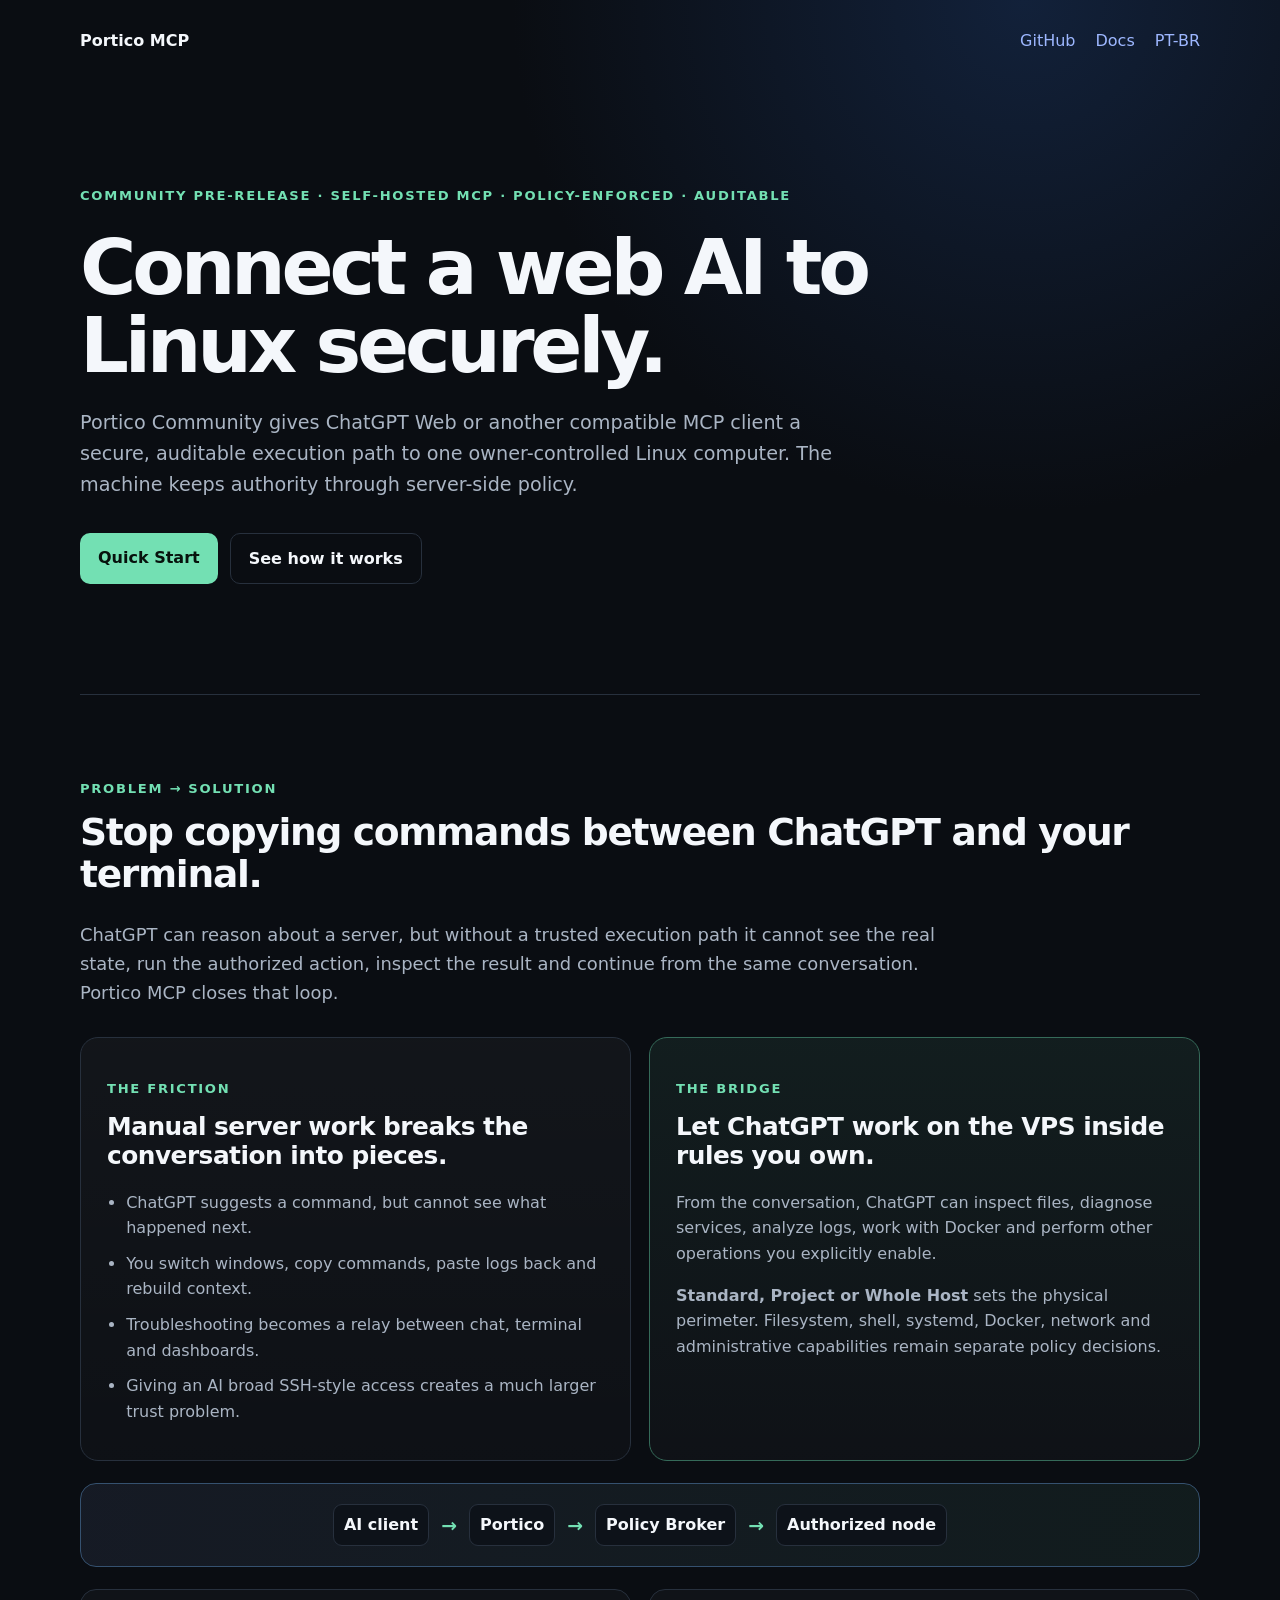
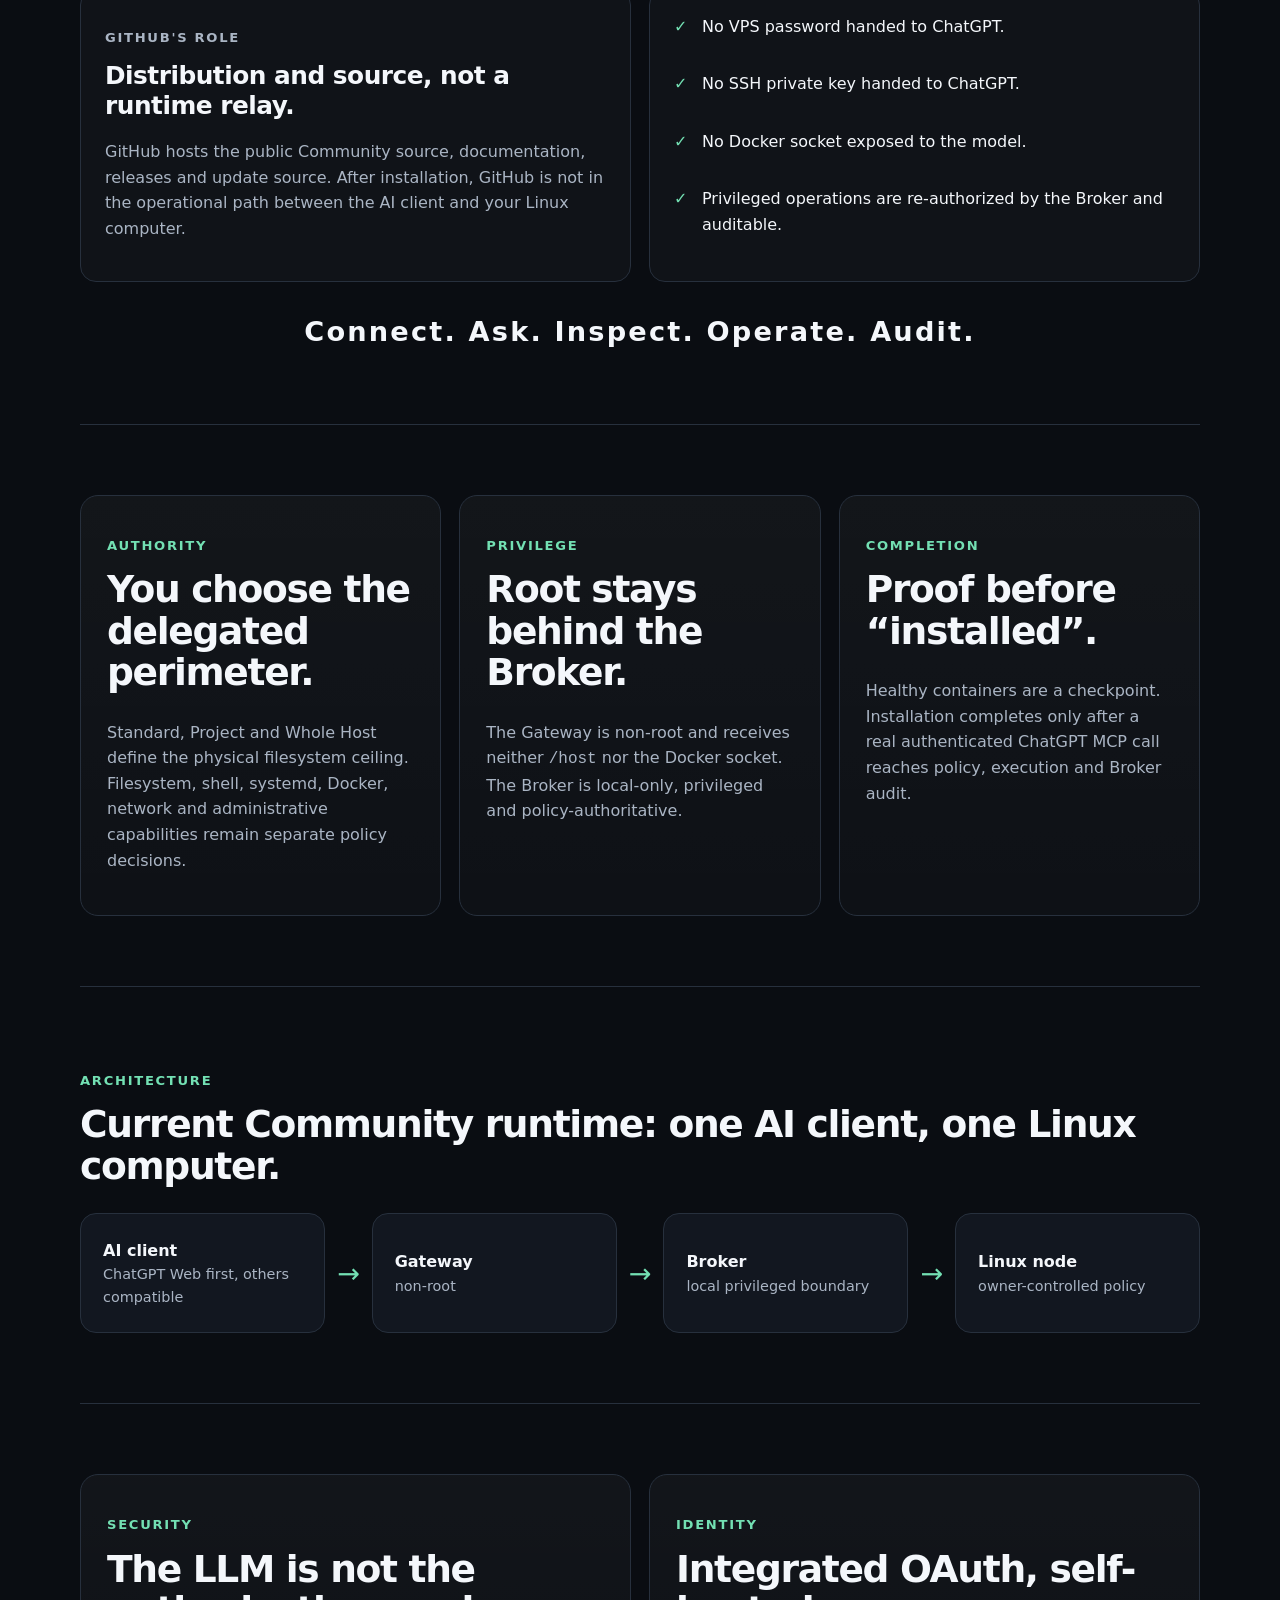
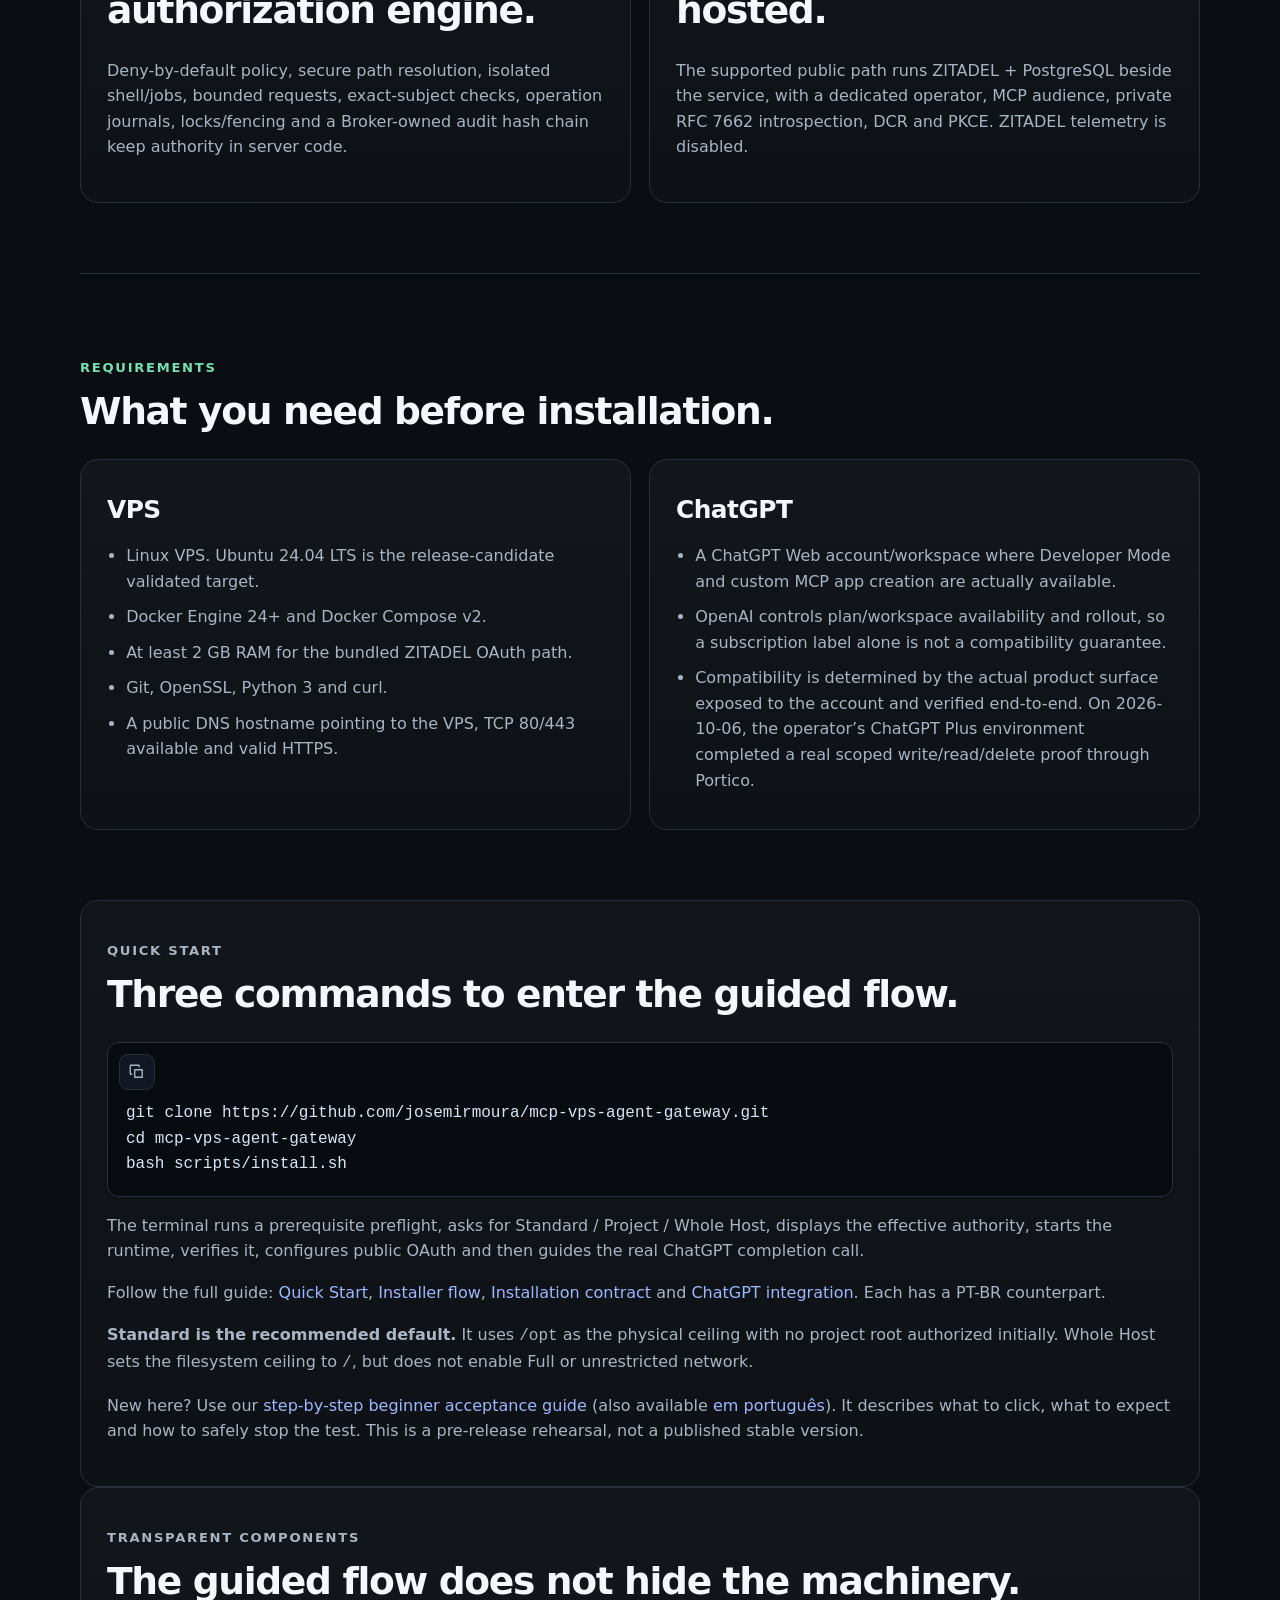
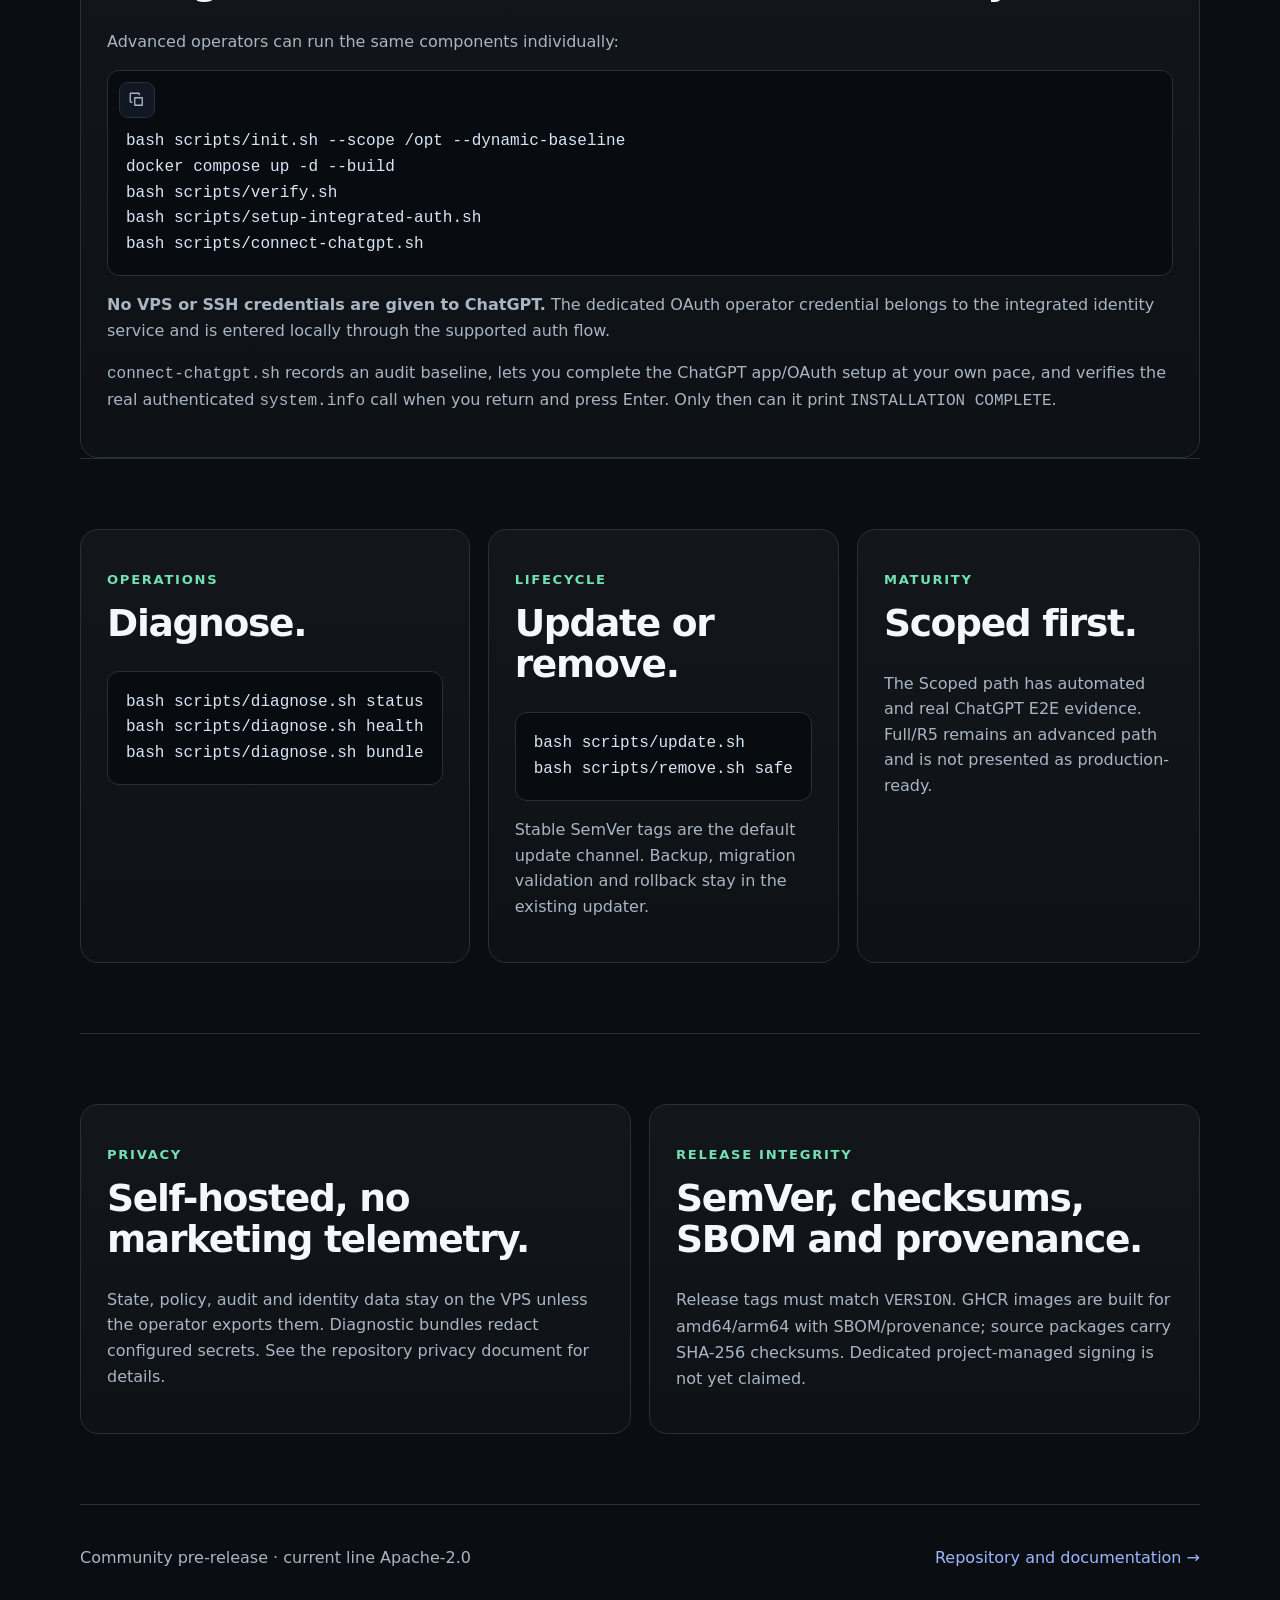
<file: site/index.html>
<!doctype html>
<html lang="en">
<head>
  <meta charset="utf-8">
  <meta name="viewport" content="width=device-width,initial-scale=1">
  <meta name="description" content="Portico Community securely connects one compatible web AI chat to one Linux computer with owner-controlled policy and audit.">
  <link rel="canonical" href="https://josemirmoura.github.io/mcp-vps-agent-gateway/">
  <link rel="alternate" hreflang="en" href="https://josemirmoura.github.io/mcp-vps-agent-gateway/">
  <link rel="alternate" hreflang="pt-BR" href="https://josemirmoura.github.io/mcp-vps-agent-gateway/pt-BR/">
  <link rel="alternate" hreflang="x-default" href="https://josemirmoura.github.io/mcp-vps-agent-gateway/">
  <meta property="og:title" content="Connect a web AI to Linux securely | Portico Community">
  <meta property="og:description" content="A self-hosted, auditable path from a compatible web AI chat to one Linux computer, with policy enforced on the machine.">
  <meta property="og:type" content="website">
  <meta property="og:url" content="https://josemirmoura.github.io/mcp-vps-agent-gateway/">
  <meta property="og:locale" content="en_US">
  <meta property="og:locale:alternate" content="pt_BR">
  <title>Connect a web AI to Linux securely | Portico Community</title>
  <link rel="stylesheet" href="styles.css">
  <script type="application/ld+json">
  {
    "@context": "https://schema.org",
    "@type": "SoftwareSourceCode",
    "name": "Portico MCP",
    "description": "Public Portico Community runtime that connects a compatible web AI or MCP client to one Linux computer with operator-defined policy and audit.",
    "codeRepository": "https://github.com/josemirmoura/mcp-vps-agent-gateway",
    "programmingLanguage": ["Go", "Shell"],
    "runtimePlatform": "Linux with Docker Engine and Docker Compose v2",
    "license": "https://www.apache.org/licenses/LICENSE-2.0",
    "inLanguage": "en"
  }
  </script>
  <script src="app.js" defer></script>
</head>
<body>
  <header class="hero">
    <nav>
      <strong>Portico MCP</strong>
      <div>
        <a href="https://github.com/josemirmoura/mcp-vps-agent-gateway">GitHub</a>
        <a href="https://github.com/josemirmoura/mcp-vps-agent-gateway/blob/main/docs/quick-start.md">Docs</a>
        <a href="pt-BR/" lang="pt-BR" hreflang="pt-BR">PT-BR</a>
      </div>
    </nav>
    <div class="hero-copy">
      <p class="eyebrow">Community pre-release · self-hosted MCP · policy-enforced · auditable</p>
      <h1>Connect a web AI to Linux securely.</h1>
      <p class="lede">Portico Community gives ChatGPT Web or another compatible MCP client a secure, auditable execution path to one owner-controlled Linux computer. The machine keeps authority through server-side policy.</p>
      <div class="actions">
        <a class="button" href="#quick-start">Quick Start</a>
        <a class="button secondary" href="#problem-solution">See how it works</a>
      </div>
    </div>
  </header>

  <main>
    <section id="problem-solution" class="solution-section">
      <p class="eyebrow">Problem → Solution</p>
      <h2>Stop copying commands between ChatGPT and your terminal.</h2>
      <p class="section-lede">ChatGPT can reason about a server, but without a trusted execution path it cannot see the real state, run the authorized action, inspect the result and continue from the same conversation. Portico MCP closes that loop.</p>

      <div class="grid two problem-solution-grid">
        <article>
          <p class="eyebrow">The friction</p>
          <h3>Manual server work breaks the conversation into pieces.</h3>
          <ul class="feature-list">
            <li>ChatGPT suggests a command, but cannot see what happened next.</li>
            <li>You switch windows, copy commands, paste logs back and rebuild context.</li>
            <li>Troubleshooting becomes a relay between chat, terminal and dashboards.</li>
            <li>Giving an AI broad SSH-style access creates a much larger trust problem.</li>
          </ul>
        </article>
        <article class="solution-card">
          <p class="eyebrow">The bridge</p>
          <h3>Let ChatGPT work on the VPS inside rules you own.</h3>
          <p>From the conversation, ChatGPT can inspect files, diagnose services, analyze logs, work with Docker and perform other operations you explicitly enable.</p>
          <p><strong>Standard, Project or Whole Host</strong> sets the physical perimeter. Filesystem, shell, systemd, Docker, network and administrative capabilities remain separate policy decisions.</p>
        </article>
      </div>

      <div class="runtime-strip" aria-label="Runtime path">
        <span>AI client</span><b>→</b><span>Portico</span><b>→</b><span>Policy Broker</span><b>→</b><span>Authorized node</span>
      </div>

      <div class="grid two trust-grid">
        <div class="trust-copy">
          <p class="eyebrow">GitHub's role</p>
          <h3>Distribution and source, not a runtime relay.</h3>
          <p>GitHub hosts the public Community source, documentation, releases and update source. After installation, GitHub is not in the operational path between the AI client and your Linux computer.</p>
        </div>
        <ul class="assurance-list">
          <li>No VPS password handed to ChatGPT.</li>
          <li>No SSH private key handed to ChatGPT.</li>
          <li>No Docker socket exposed to the model.</li>
          <li>Privileged operations are re-authorized by the Broker and auditable.</li>
        </ul>
      </div>

      <p class="closing-line">Connect. Ask. Inspect. Operate. Audit.</p>
    </section>

    <section class="grid three">
      <article>
        <p class="eyebrow">Authority</p>
        <h2>You choose the delegated perimeter.</h2>
        <p>Standard, Project and Whole Host define the physical filesystem ceiling. Filesystem, shell, systemd, Docker, network and administrative capabilities remain separate policy decisions.</p>
      </article>
      <article>
        <p class="eyebrow">Privilege</p>
        <h2>Root stays behind the Broker.</h2>
        <p>The Gateway is non-root and receives neither <code>/host</code> nor the Docker socket. The Broker is local-only, privileged and policy-authoritative.</p>
      </article>
      <article>
        <p class="eyebrow">Completion</p>
        <h2>Proof before “installed”.</h2>
        <p>Healthy containers are a checkpoint. Installation completes only after a real authenticated ChatGPT MCP call reaches policy, execution and Broker audit.</p>
      </article>
    </section>

    <section>
      <p class="eyebrow">Architecture</p>
      <h2>Current Community runtime: one AI client, one Linux computer.</h2>
      <div class="architecture">
        <div class="node"><strong>AI client</strong><span>ChatGPT Web first, others compatible</span></div>
        <div class="arrow">→</div>
        <div class="node"><strong>Gateway</strong><span>non-root</span></div>
        <div class="arrow">→</div>
        <div class="node"><strong>Broker</strong><span>local privileged boundary</span></div>
        <div class="arrow">→</div>
        <div class="node"><strong>Linux node</strong><span>owner-controlled policy</span></div>
      </div>
    </section>

    <section class="grid two">
      <article>
        <p class="eyebrow">Security</p>
        <h2>The LLM is not the authorization engine.</h2>
        <p>Deny-by-default policy, secure path resolution, isolated shell/jobs, bounded requests, exact-subject checks, operation journals, locks/fencing and a Broker-owned audit hash chain keep authority in server code.</p>
      </article>
      <article>
        <p class="eyebrow">Identity</p>
        <h2>Integrated OAuth, self-hosted.</h2>
        <p>The supported public path runs ZITADEL + PostgreSQL beside the service, with a dedicated operator, MCP audience, private RFC 7662 introspection, DCR and PKCE. ZITADEL telemetry is disabled.</p>
      </article>
    </section>

    <section id="requirements">
      <p class="eyebrow">Requirements</p>
      <h2>What you need before installation.</h2>
      <div class="grid two">
        <article>
          <h3>VPS</h3>
          <ul class="feature-list">
            <li>Linux VPS. Ubuntu 24.04 LTS is the release-candidate validated target.</li>
            <li>Docker Engine 24+ and Docker Compose v2.</li>
            <li>At least 2 GB RAM for the bundled ZITADEL OAuth path.</li>
            <li>Git, OpenSSL, Python 3 and curl.</li>
            <li>A public DNS hostname pointing to the VPS, TCP 80/443 available and valid HTTPS.</li>
          </ul>
        </article>
        <article>
          <h3>ChatGPT</h3>
          <ul class="feature-list">
            <li>A ChatGPT Web account/workspace where Developer Mode and custom MCP app creation are actually available.</li>
            <li>OpenAI controls plan/workspace availability and rollout, so a subscription label alone is not a compatibility guarantee.</li>
            <li>Compatibility is determined by the actual product surface exposed to the account and verified end-to-end. On 2026-10-06, the operator’s ChatGPT Plus environment completed a real scoped write/read/delete proof through Portico.</li>
          </ul>
        </article>
      </div>
    </section>

    <section id="quick-start" class="quick">
      <p class="eyebrow">Quick Start</p>
      <h2>Three commands to enter the guided flow.</h2>
      <div class="code-block">
        <button class="copy-button" type="button" data-copy-target="quick-start-code" aria-label="Copy Quick Start" title="Copy commands">
          <svg class="copy-icon" viewBox="0 0 24 24" aria-hidden="true"><path d="M9 9h10v10H9z"></path><path d="M5 15H4a1 1 0 0 1-1-1V4a1 1 0 0 1 1-1h10a1 1 0 0 1 1 1v1"></path></svg>
          <svg class="check-icon" viewBox="0 0 24 24" aria-hidden="true"><path d="m5 12 4 4L19 6"></path></svg>
        </button>
        <pre><code id="quick-start-code">git clone https://github.com/josemirmoura/mcp-vps-agent-gateway.git
cd mcp-vps-agent-gateway
bash scripts/install.sh</code></pre>
      </div>
      <p>The terminal runs a prerequisite preflight, asks for Standard / Project / Whole Host, displays the effective authority, starts the runtime, verifies it, configures public OAuth and then guides the real ChatGPT completion call.</p>
      <p>Follow the full guide: <a href="https://github.com/josemirmoura/mcp-vps-agent-gateway/blob/main/docs/quick-start.md">Quick Start</a>, <a href="https://github.com/josemirmoura/mcp-vps-agent-gateway/blob/main/docs/installer-flow.md">Installer flow</a>, <a href="https://github.com/josemirmoura/mcp-vps-agent-gateway/blob/main/docs/installation-contract.md">Installation contract</a> and <a href="https://github.com/josemirmoura/mcp-vps-agent-gateway/blob/main/docs/chatgpt-integration.md">ChatGPT integration</a>. Each has a PT-BR counterpart.</p>
      <p><strong>Standard is the recommended default.</strong> It uses <code>/opt</code> as the physical ceiling with no project root authorized initially. Whole Host sets the filesystem ceiling to <code>/</code>, but does not enable Full or unrestricted network.</p>
    <p>New here? Use our <a href="https://github.com/josemirmoura/mcp-vps-agent-gateway/blob/main/docs/first-install-acceptance.md">step-by-step beginner acceptance guide</a> (also available <a href="https://github.com/josemirmoura/mcp-vps-agent-gateway/blob/main/docs/first-install-acceptance.pt-BR.md" lang="pt-BR">em português</a>). It describes what to click, what to expect and how to safely stop the test. This is a pre-release rehearsal, not a published stable version.</p>
    </section>

    <section id="connect-chatgpt" class="quick">
      <p class="eyebrow">Transparent components</p>
      <h2>The guided flow does not hide the machinery.</h2>
      <p>Advanced operators can run the same components individually:</p>
      <div class="code-block">
        <button class="copy-button" type="button" data-copy-target="components-code" aria-label="Copy component commands" title="Copy commands">
          <svg class="copy-icon" viewBox="0 0 24 24" aria-hidden="true"><path d="M9 9h10v10H9z"></path><path d="M5 15H4a1 1 0 0 1-1-1V4a1 1 0 0 1 1-1h10a1 1 0 0 1 1 1v1"></path></svg>
          <svg class="check-icon" viewBox="0 0 24 24" aria-hidden="true"><path d="m5 12 4 4L19 6"></path></svg>
        </button>
        <pre><code id="components-code">bash scripts/init.sh --scope /opt --dynamic-baseline
docker compose up -d --build
bash scripts/verify.sh
bash scripts/setup-integrated-auth.sh
bash scripts/connect-chatgpt.sh</code></pre>
      </div>
      <p><strong>No VPS or SSH credentials are given to ChatGPT.</strong> The dedicated OAuth operator credential belongs to the integrated identity service and is entered locally through the supported auth flow.</p>
      <p><code>connect-chatgpt.sh</code> records an audit baseline, lets you complete the ChatGPT app/OAuth setup at your own pace, and verifies the real authenticated <code>system.info</code> call when you return and press Enter. Only then can it print <code>INSTALLATION COMPLETE</code>.</p>
    </section>

    <section class="grid three">
      <article>
        <p class="eyebrow">Operations</p>
        <h2>Diagnose.</h2>
        <pre><code>bash scripts/diagnose.sh status
bash scripts/diagnose.sh health
bash scripts/diagnose.sh bundle</code></pre>
      </article>
      <article>
        <p class="eyebrow">Lifecycle</p>
        <h2>Update or remove.</h2>
        <pre><code>bash scripts/update.sh
bash scripts/remove.sh safe</code></pre>
        <p>Stable SemVer tags are the default update channel. Backup, migration validation and rollback stay in the existing updater.</p>
      </article>
      <article>
        <p class="eyebrow">Maturity</p>
        <h2>Scoped first.</h2>
        <p>The Scoped path has automated and real ChatGPT E2E evidence. Full/R5 remains an advanced path and is not presented as production-ready.</p>
      </article>
    </section>

    <section class="grid two">
      <article>
        <p class="eyebrow">Privacy</p>
        <h2>Self-hosted, no marketing telemetry.</h2>
        <p>State, policy, audit and identity data stay on the VPS unless the operator exports them. Diagnostic bundles redact configured secrets. See the repository privacy document for details.</p>
      </article>
      <article>
        <p class="eyebrow">Release integrity</p>
        <h2>SemVer, checksums, SBOM and provenance.</h2>
        <p>Release tags must match <code>VERSION</code>. GHCR images are built for amd64/arm64 with SBOM/provenance; source packages carry SHA-256 checksums. Dedicated project-managed signing is not yet claimed.</p>
      </article>
    </section>
  </main>

  <footer>
    <span>Community pre-release · current line Apache-2.0</span>
    <a href="https://github.com/josemirmoura/mcp-vps-agent-gateway">Repository and documentation →</a>
  </footer>
</body>
</html>
</file>
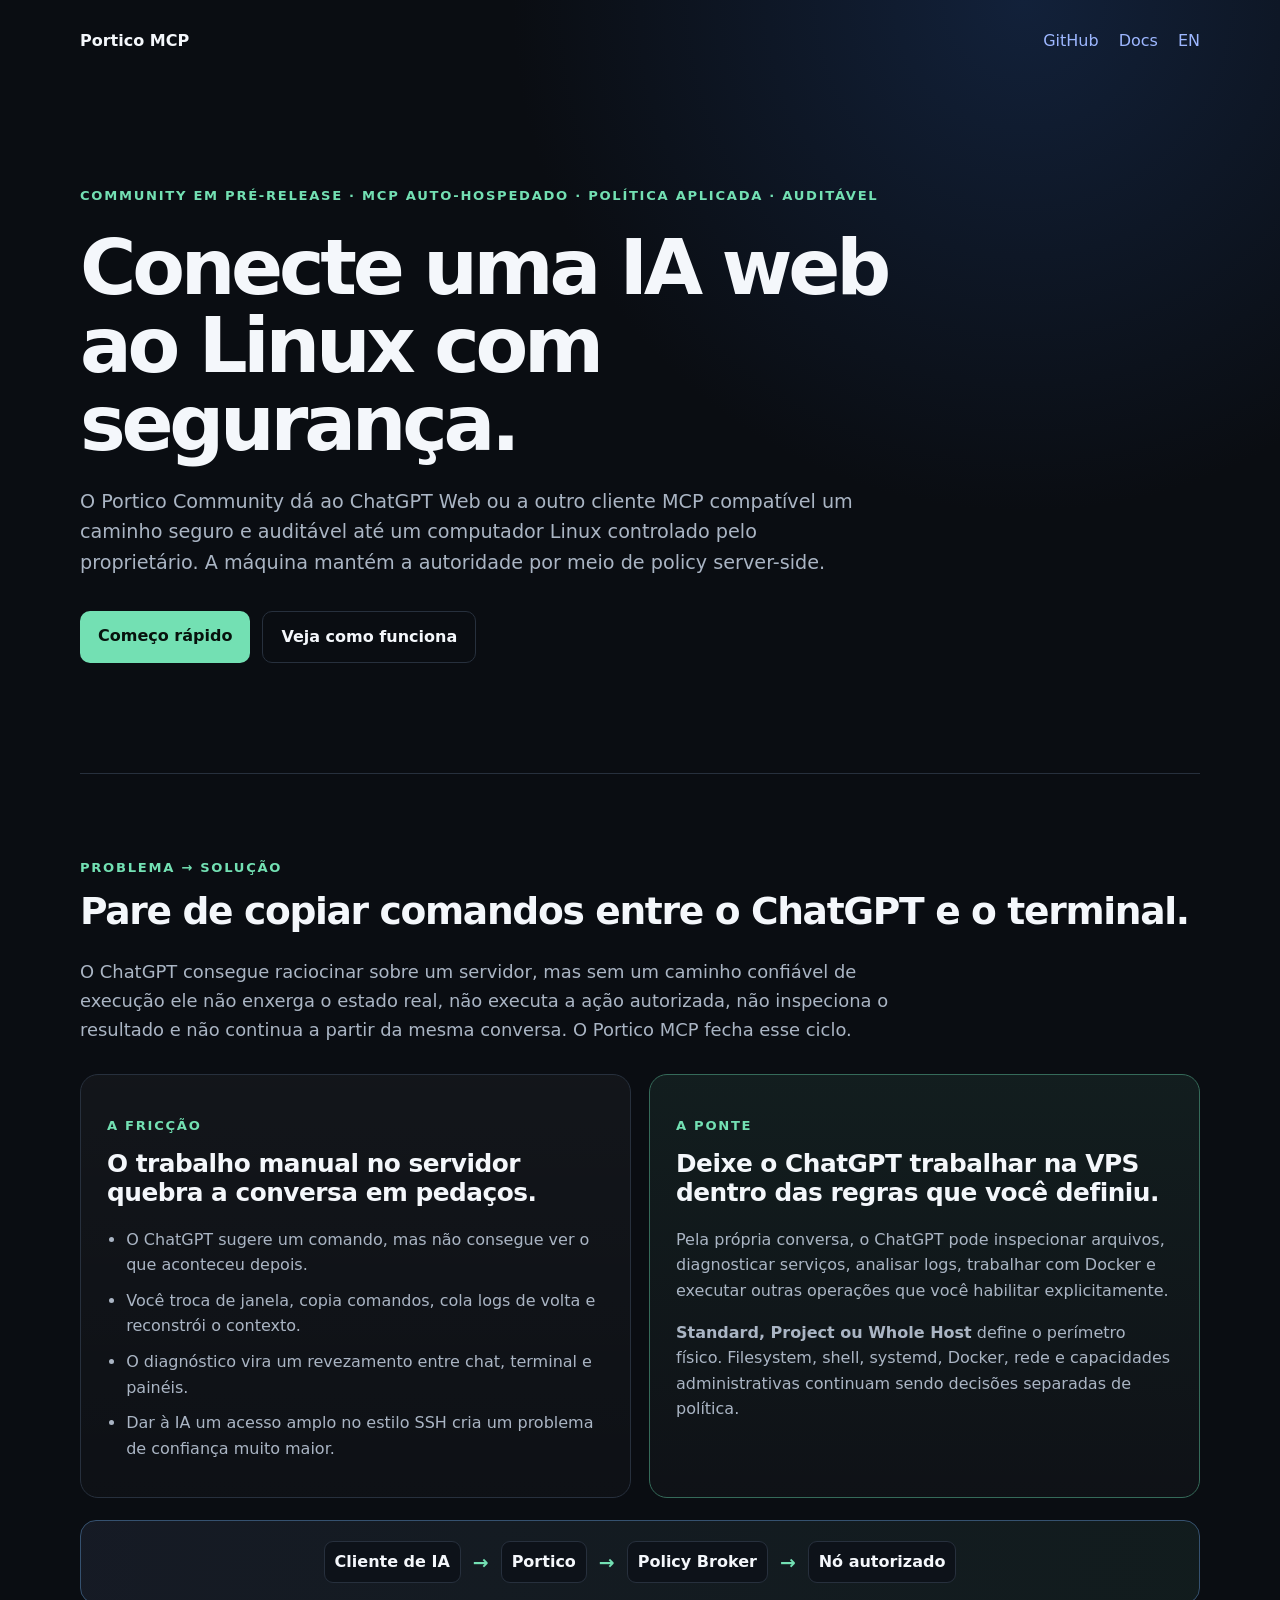
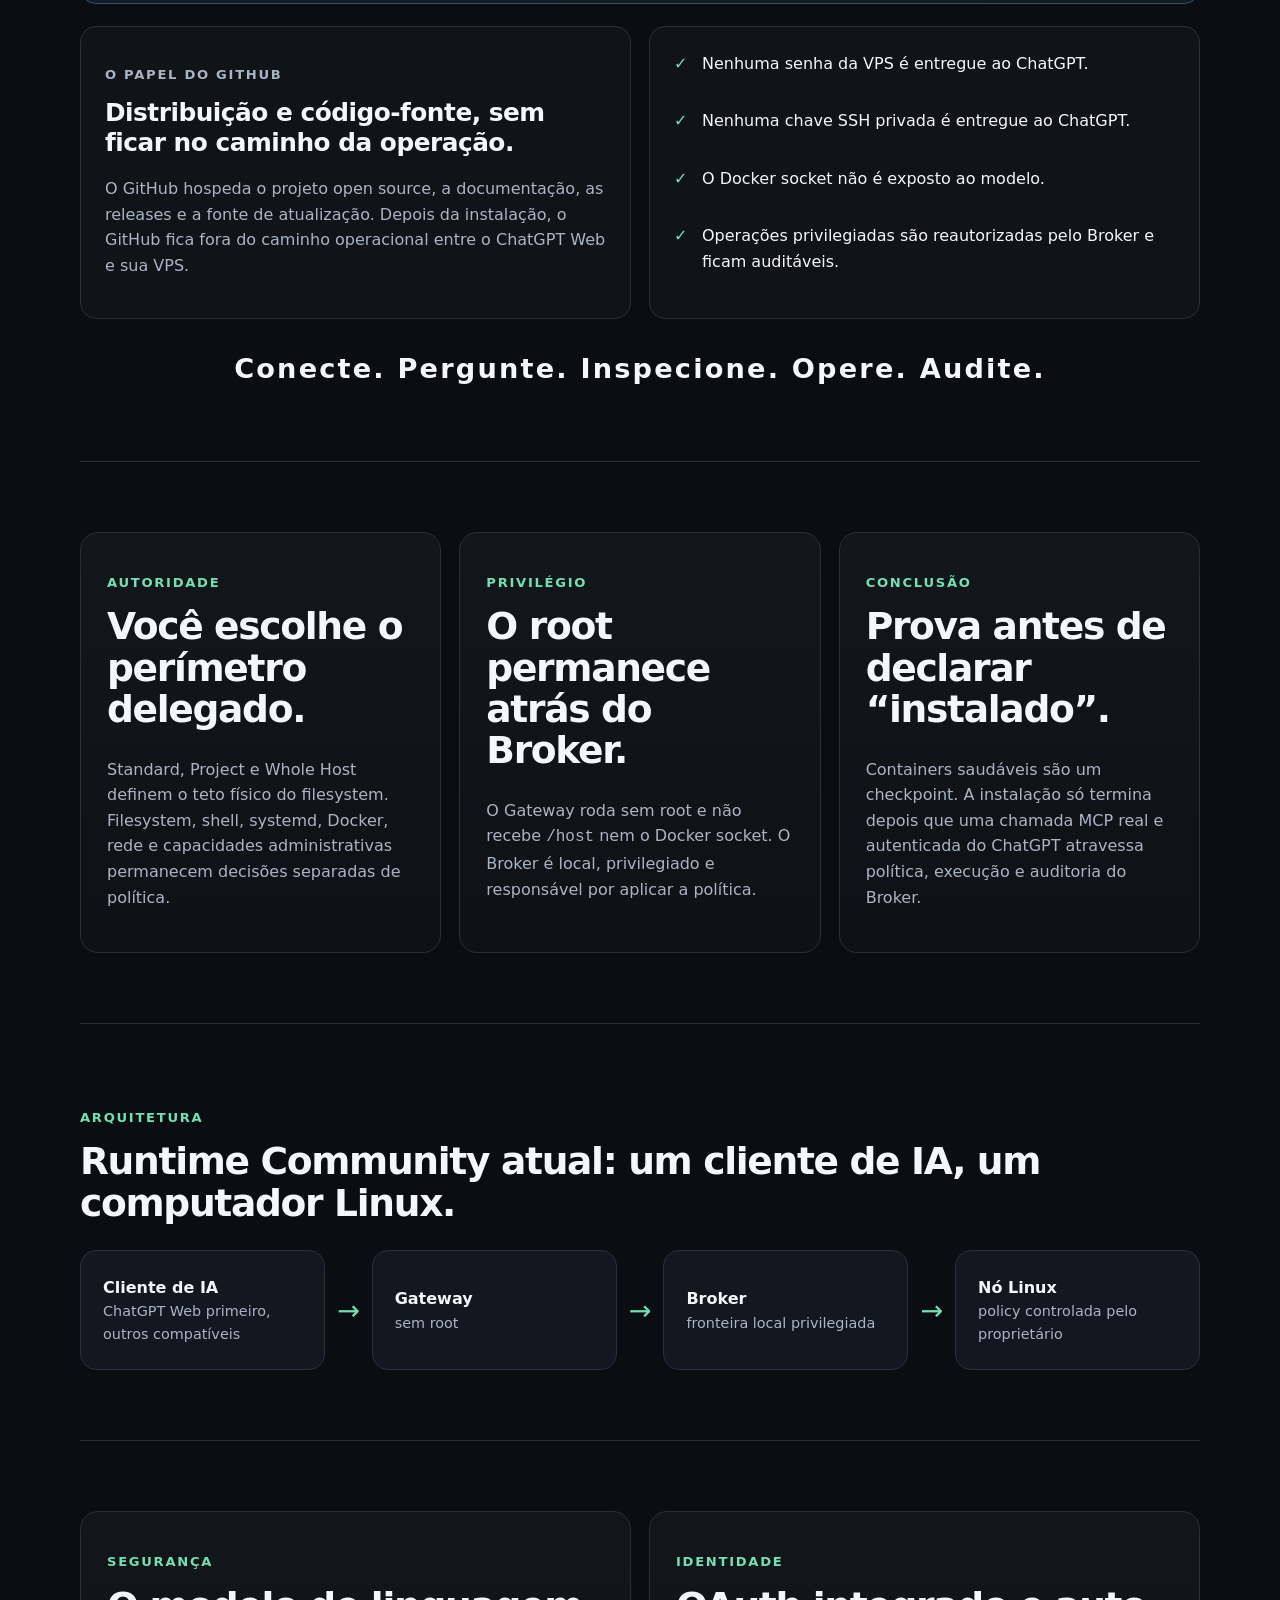
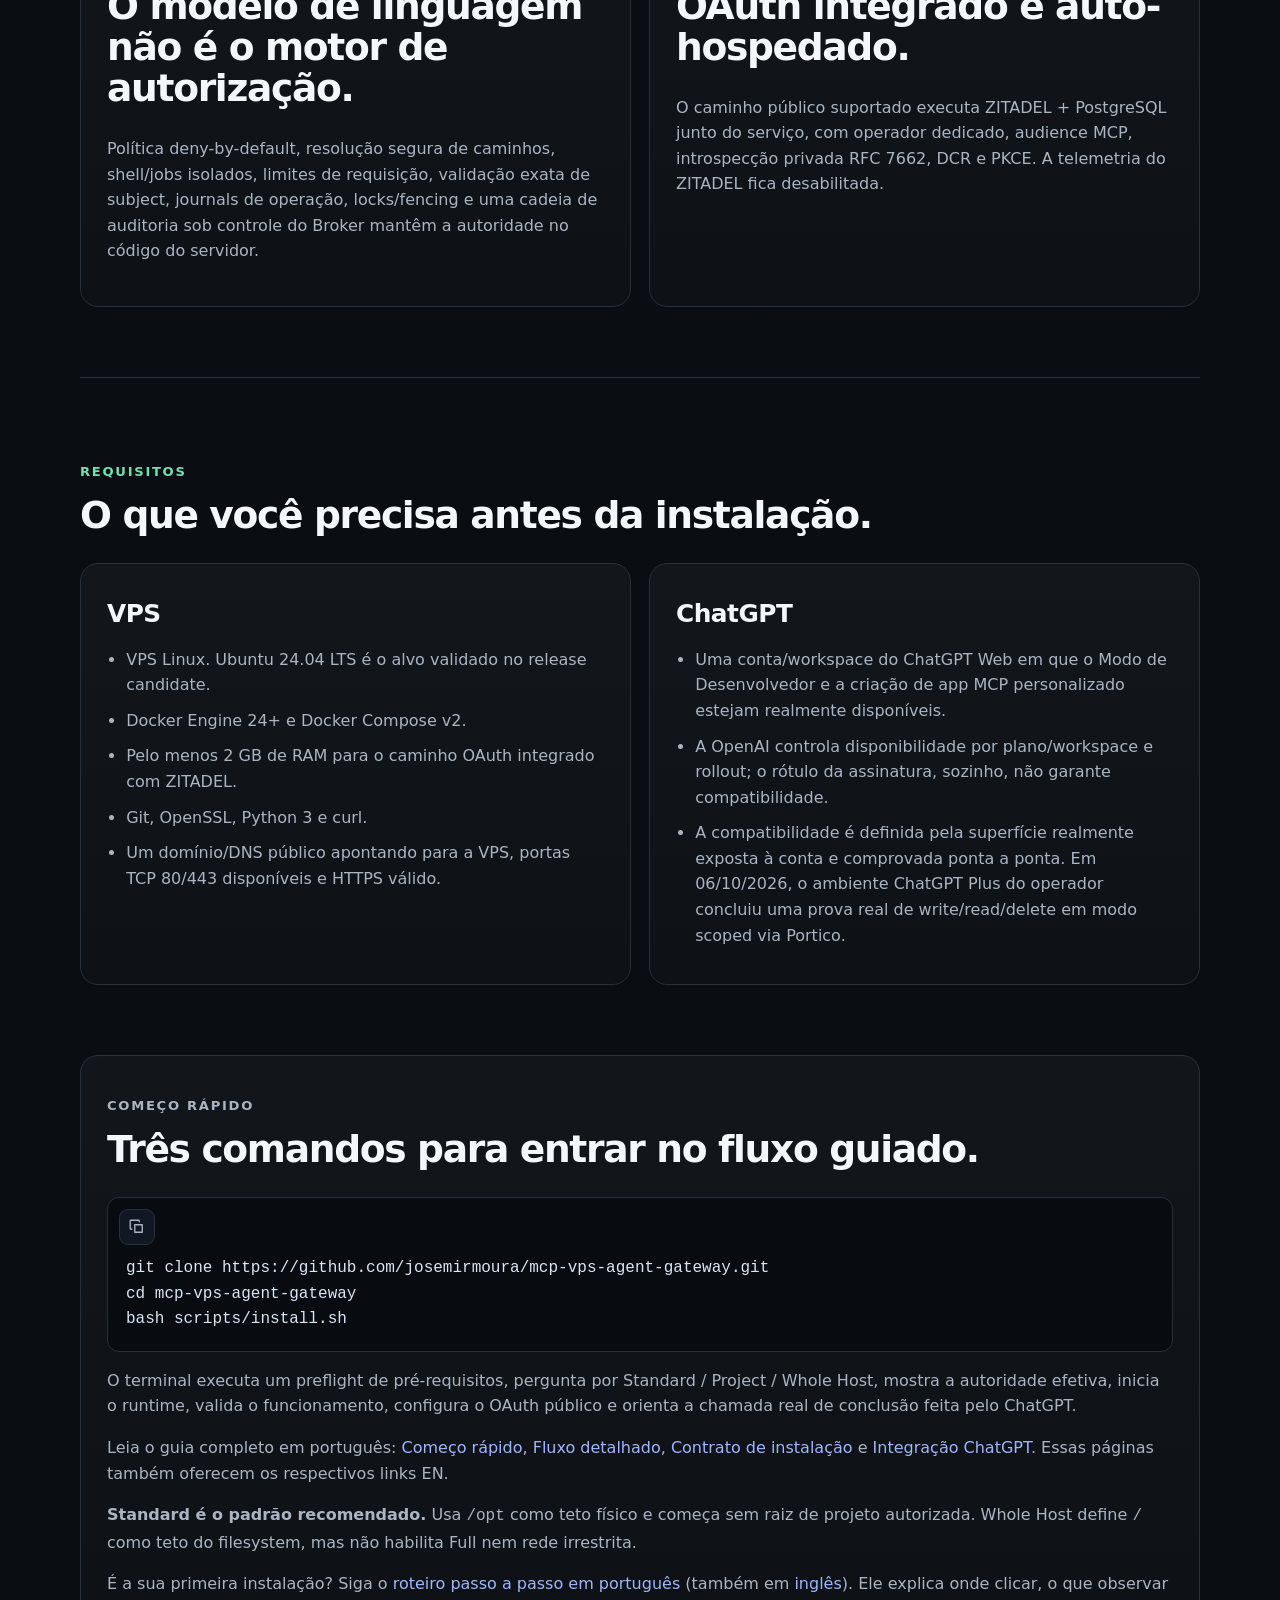
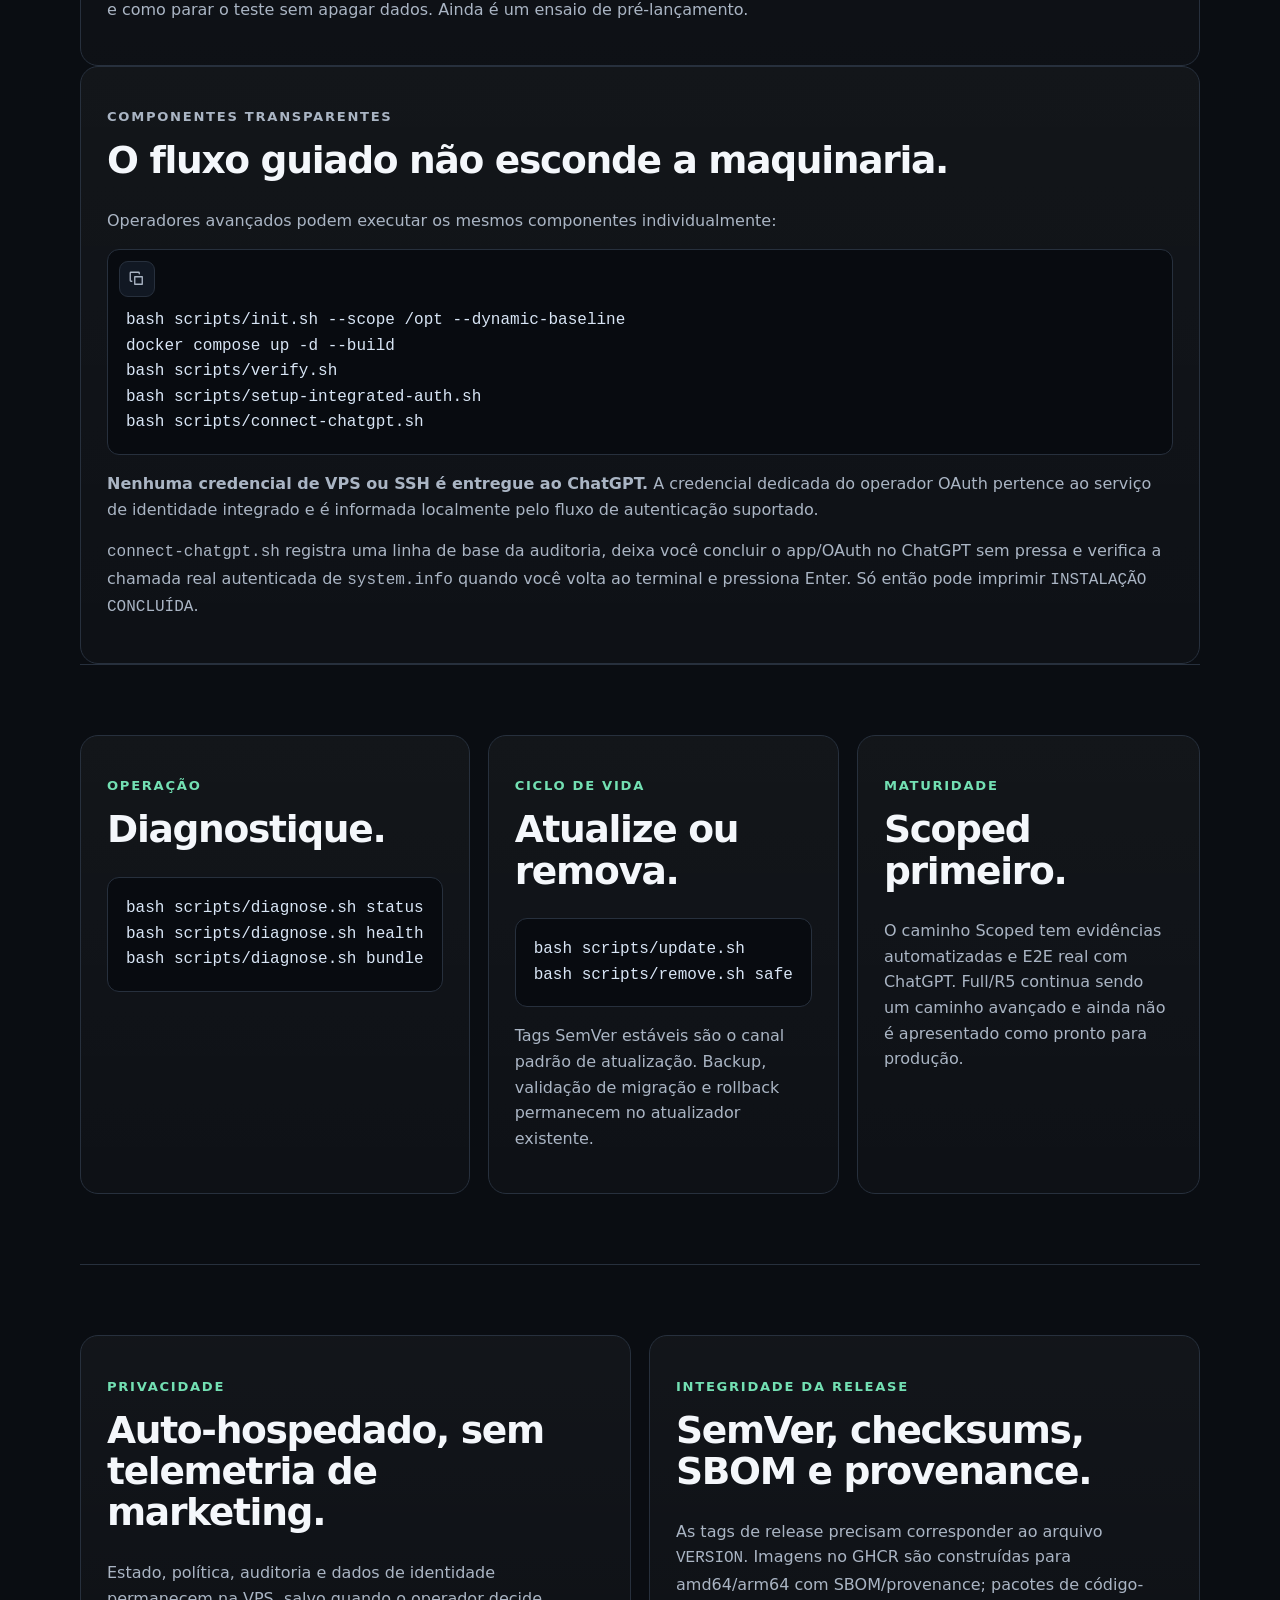
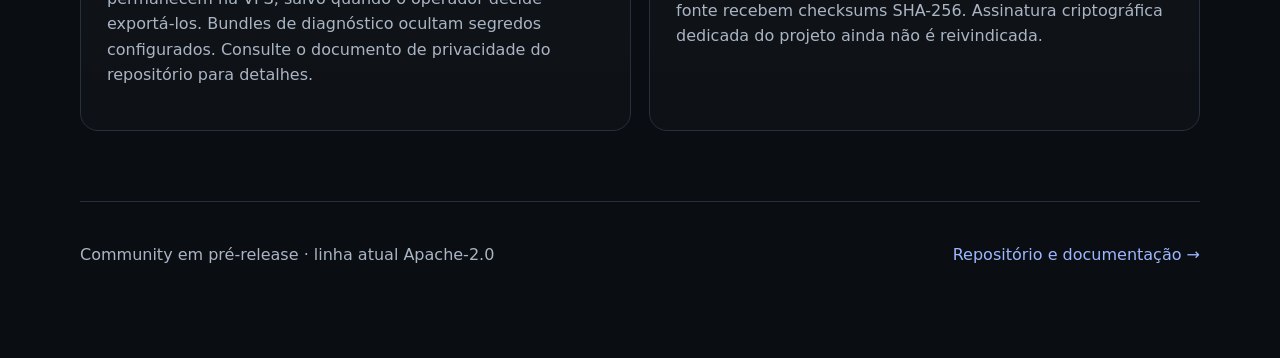
<file: site/pt-BR/index.html>
<!doctype html>
<html lang="pt-BR">
<head>
  <meta charset="utf-8">
  <meta name="viewport" content="width=device-width,initial-scale=1">
  <meta name="description" content="O Portico Community conecta com segurança um chat web de IA compatível a um computador Linux com policy e auditoria controladas pelo proprietário.">
  <link rel="canonical" href="https://josemirmoura.github.io/mcp-vps-agent-gateway/pt-BR/">
  <link rel="alternate" hreflang="en" href="https://josemirmoura.github.io/mcp-vps-agent-gateway/">
  <link rel="alternate" hreflang="pt-BR" href="https://josemirmoura.github.io/mcp-vps-agent-gateway/pt-BR/">
  <link rel="alternate" hreflang="x-default" href="https://josemirmoura.github.io/mcp-vps-agent-gateway/">
  <meta property="og:title" content="Conecte uma IA web ao Linux com segurança | Portico Community">
  <meta property="og:description" content="Um caminho self-hosted e auditável entre um chat web de IA compatível e um computador Linux, com policy aplicada na máquina.">
  <meta property="og:type" content="website">
  <meta property="og:url" content="https://josemirmoura.github.io/mcp-vps-agent-gateway/pt-BR/">
  <meta property="og:locale" content="pt_BR">
  <meta property="og:locale:alternate" content="en_US">
  <title>Conecte uma IA web ao Linux com segurança | Portico Community</title>
  <link rel="stylesheet" href="../styles.css">
  <script type="application/ld+json">
  {
    "@context": "https://schema.org",
    "@type": "SoftwareSourceCode",
    "name": "Portico MCP",
    "description": "Runtime público do Portico Community que conecta um chat web de IA ou cliente MCP compatível a um computador Linux com policy e auditoria definidas pelo operador.",
    "codeRepository": "https://github.com/josemirmoura/mcp-vps-agent-gateway",
    "programmingLanguage": ["Go", "Shell"],
    "runtimePlatform": "Linux com Docker Engine e Docker Compose v2",
    "license": "https://www.apache.org/licenses/LICENSE-2.0",
    "inLanguage": "pt-BR"
  }
  </script>
  <script src="../app.js" defer></script>
</head>
<body>
  <header class="hero">
    <nav>
      <strong>Portico MCP</strong>
      <div>
        <a href="https://github.com/josemirmoura/mcp-vps-agent-gateway">GitHub</a>
        <a href="https://github.com/josemirmoura/mcp-vps-agent-gateway/blob/main/docs/quick-start.pt-BR.md">Docs</a>
        <a href="../" lang="en" hreflang="en">EN</a>
      </div>
    </nav>
    <div class="hero-copy">
      <p class="eyebrow">Community em pré-release · MCP auto-hospedado · política aplicada · auditável</p>
      <h1>Conecte uma IA web ao Linux com segurança.</h1>
      <p class="lede">O Portico Community dá ao ChatGPT Web ou a outro cliente MCP compatível um caminho seguro e auditável até um computador Linux controlado pelo proprietário. A máquina mantém a autoridade por meio de policy server-side.</p>
      <div class="actions">
        <a class="button" href="#quick-start">Começo rápido</a>
        <a class="button secondary" href="#problem-solution">Veja como funciona</a>
      </div>
    </div>
  </header>

  <main>
    <section id="problem-solution" class="solution-section">
      <p class="eyebrow">Problema → Solução</p>
      <h2>Pare de copiar comandos entre o ChatGPT e o terminal.</h2>
      <p class="section-lede">O ChatGPT consegue raciocinar sobre um servidor, mas sem um caminho confiável de execução ele não enxerga o estado real, não executa a ação autorizada, não inspeciona o resultado e não continua a partir da mesma conversa. O Portico MCP fecha esse ciclo.</p>

      <div class="grid two problem-solution-grid">
        <article>
          <p class="eyebrow">A fricção</p>
          <h3>O trabalho manual no servidor quebra a conversa em pedaços.</h3>
          <ul class="feature-list">
            <li>O ChatGPT sugere um comando, mas não consegue ver o que aconteceu depois.</li>
            <li>Você troca de janela, copia comandos, cola logs de volta e reconstrói o contexto.</li>
            <li>O diagnóstico vira um revezamento entre chat, terminal e painéis.</li>
            <li>Dar à IA um acesso amplo no estilo SSH cria um problema de confiança muito maior.</li>
          </ul>
        </article>
        <article class="solution-card">
          <p class="eyebrow">A ponte</p>
          <h3>Deixe o ChatGPT trabalhar na VPS dentro das regras que você definiu.</h3>
          <p>Pela própria conversa, o ChatGPT pode inspecionar arquivos, diagnosticar serviços, analisar logs, trabalhar com Docker e executar outras operações que você habilitar explicitamente.</p>
          <p><strong>Standard, Project ou Whole Host</strong> define o perímetro físico. Filesystem, shell, systemd, Docker, rede e capacidades administrativas continuam sendo decisões separadas de política.</p>
        </article>
      </div>

      <div class="runtime-strip" aria-label="Fluxo de execução">
        <span>Cliente de IA</span><b>→</b><span>Portico</span><b>→</b><span>Policy Broker</span><b>→</b><span>Nó autorizado</span>
      </div>

      <div class="grid two trust-grid">
        <div class="trust-copy">
          <p class="eyebrow">O papel do GitHub</p>
          <h3>Distribuição e código-fonte, sem ficar no caminho da operação.</h3>
          <p>O GitHub hospeda o projeto open source, a documentação, as releases e a fonte de atualização. Depois da instalação, o GitHub fica fora do caminho operacional entre o ChatGPT Web e sua VPS.</p>
        </div>
        <ul class="assurance-list">
          <li>Nenhuma senha da VPS é entregue ao ChatGPT.</li>
          <li>Nenhuma chave SSH privada é entregue ao ChatGPT.</li>
          <li>O Docker socket não é exposto ao modelo.</li>
          <li>Operações privilegiadas são reautorizadas pelo Broker e ficam auditáveis.</li>
        </ul>
      </div>

      <p class="closing-line">Conecte. Pergunte. Inspecione. Opere. Audite.</p>
    </section>

    <section class="grid three">
      <article>
        <p class="eyebrow">Autoridade</p>
        <h2>Você escolhe o perímetro delegado.</h2>
        <p>Standard, Project e Whole Host definem o teto físico do filesystem. Filesystem, shell, systemd, Docker, rede e capacidades administrativas permanecem decisões separadas de política.</p>
      </article>
      <article>
        <p class="eyebrow">Privilégio</p>
        <h2>O root permanece atrás do Broker.</h2>
        <p>O Gateway roda sem root e não recebe <code>/host</code> nem o Docker socket. O Broker é local, privilegiado e responsável por aplicar a política.</p>
      </article>
      <article>
        <p class="eyebrow">Conclusão</p>
        <h2>Prova antes de declarar “instalado”.</h2>
        <p>Containers saudáveis são um checkpoint. A instalação só termina depois que uma chamada MCP real e autenticada do ChatGPT atravessa política, execução e auditoria do Broker.</p>
      </article>
    </section>

    <section>
      <p class="eyebrow">Arquitetura</p>
      <h2>Runtime Community atual: um cliente de IA, um computador Linux.</h2>
      <div class="architecture">
        <div class="node"><strong>Cliente de IA</strong><span>ChatGPT Web primeiro, outros compatíveis</span></div>
        <div class="arrow">→</div>
        <div class="node"><strong>Gateway</strong><span>sem root</span></div>
        <div class="arrow">→</div>
        <div class="node"><strong>Broker</strong><span>fronteira local privilegiada</span></div>
        <div class="arrow">→</div>
        <div class="node"><strong>Nó Linux</strong><span>policy controlada pelo proprietário</span></div>
      </div>
    </section>

    <section class="grid two">
      <article>
        <p class="eyebrow">Segurança</p>
        <h2>O modelo de linguagem não é o motor de autorização.</h2>
        <p>Política deny-by-default, resolução segura de caminhos, shell/jobs isolados, limites de requisição, validação exata de subject, journals de operação, locks/fencing e uma cadeia de auditoria sob controle do Broker mantêm a autoridade no código do servidor.</p>
      </article>
      <article>
        <p class="eyebrow">Identidade</p>
        <h2>OAuth integrado e auto-hospedado.</h2>
        <p>O caminho público suportado executa ZITADEL + PostgreSQL junto do serviço, com operador dedicado, audience MCP, introspecção privada RFC 7662, DCR e PKCE. A telemetria do ZITADEL fica desabilitada.</p>
      </article>
    </section>

    <section id="requirements">
      <p class="eyebrow">Requisitos</p>
      <h2>O que você precisa antes da instalação.</h2>
      <div class="grid two">
        <article>
          <h3>VPS</h3>
          <ul class="feature-list">
            <li>VPS Linux. Ubuntu 24.04 LTS é o alvo validado no release candidate.</li>
            <li>Docker Engine 24+ e Docker Compose v2.</li>
            <li>Pelo menos 2 GB de RAM para o caminho OAuth integrado com ZITADEL.</li>
            <li>Git, OpenSSL, Python 3 e curl.</li>
            <li>Um domínio/DNS público apontando para a VPS, portas TCP 80/443 disponíveis e HTTPS válido.</li>
          </ul>
        </article>
        <article>
          <h3>ChatGPT</h3>
          <ul class="feature-list">
            <li>Uma conta/workspace do ChatGPT Web em que o Modo de Desenvolvedor e a criação de app MCP personalizado estejam realmente disponíveis.</li>
            <li>A OpenAI controla disponibilidade por plano/workspace e rollout; o rótulo da assinatura, sozinho, não garante compatibilidade.</li>
            <li>A compatibilidade é definida pela superfície realmente exposta à conta e comprovada ponta a ponta. Em 06/10/2026, o ambiente ChatGPT Plus do operador concluiu uma prova real de write/read/delete em modo scoped via Portico.</li>
          </ul>
        </article>
      </div>
    </section>

    <section id="quick-start" class="quick">
      <p class="eyebrow">Começo rápido</p>
      <h2>Três comandos para entrar no fluxo guiado.</h2>
      <div class="code-block">
        <button class="copy-button" type="button" data-copy-target="quick-start-code" aria-label="Copiar começo rápido" title="Copiar comandos">
          <svg class="copy-icon" viewBox="0 0 24 24" aria-hidden="true"><path d="M9 9h10v10H9z"></path><path d="M5 15H4a1 1 0 0 1-1-1V4a1 1 0 0 1 1-1h10a1 1 0 0 1 1 1v1"></path></svg>
          <svg class="check-icon" viewBox="0 0 24 24" aria-hidden="true"><path d="m5 12 4 4L19 6"></path></svg>
        </button>
        <pre><code id="quick-start-code">git clone https://github.com/josemirmoura/mcp-vps-agent-gateway.git
cd mcp-vps-agent-gateway
bash scripts/install.sh</code></pre>
      </div>
      <p>O terminal executa um preflight de pré-requisitos, pergunta por Standard / Project / Whole Host, mostra a autoridade efetiva, inicia o runtime, valida o funcionamento, configura o OAuth público e orienta a chamada real de conclusão feita pelo ChatGPT.</p>
      <p>Leia o guia completo em português: <a href="https://github.com/josemirmoura/mcp-vps-agent-gateway/blob/main/docs/quick-start.pt-BR.md">Começo rápido</a>, <a href="https://github.com/josemirmoura/mcp-vps-agent-gateway/blob/main/docs/installer-flow.pt-BR.md">Fluxo detalhado</a>, <a href="https://github.com/josemirmoura/mcp-vps-agent-gateway/blob/main/docs/installation-contract.pt-BR.md">Contrato de instalação</a> e <a href="https://github.com/josemirmoura/mcp-vps-agent-gateway/blob/main/docs/chatgpt-integration.pt-BR.md">Integração ChatGPT</a>. Essas páginas também oferecem os respectivos links EN.</p>
      <p><strong>Standard é o padrão recomendado.</strong> Usa <code>/opt</code> como teto físico e começa sem raiz de projeto autorizada. Whole Host define <code>/</code> como teto do filesystem, mas não habilita Full nem rede irrestrita.</p>
    <p>É a sua primeira instalação? Siga o <a href="https://github.com/josemirmoura/mcp-vps-agent-gateway/blob/main/docs/first-install-acceptance.pt-BR.md">roteiro passo a passo em português</a> (também em <a href="https://github.com/josemirmoura/mcp-vps-agent-gateway/blob/main/docs/first-install-acceptance.md" lang="en">inglês</a>). Ele explica onde clicar, o que observar e como parar o teste sem apagar dados. Ainda é um ensaio de pré-lançamento.</p>
    </section>

    <section id="connect-chatgpt" class="quick">
      <p class="eyebrow">Componentes transparentes</p>
      <h2>O fluxo guiado não esconde a maquinaria.</h2>
      <p>Operadores avançados podem executar os mesmos componentes individualmente:</p>
      <div class="code-block">
        <button class="copy-button" type="button" data-copy-target="components-code" aria-label="Copiar comandos dos componentes" title="Copiar comandos">
          <svg class="copy-icon" viewBox="0 0 24 24" aria-hidden="true"><path d="M9 9h10v10H9z"></path><path d="M5 15H4a1 1 0 0 1-1-1V4a1 1 0 0 1 1-1h10a1 1 0 0 1 1 1v1"></path></svg>
          <svg class="check-icon" viewBox="0 0 24 24" aria-hidden="true"><path d="m5 12 4 4L19 6"></path></svg>
        </button>
        <pre><code id="components-code">bash scripts/init.sh --scope /opt --dynamic-baseline
docker compose up -d --build
bash scripts/verify.sh
bash scripts/setup-integrated-auth.sh
bash scripts/connect-chatgpt.sh</code></pre>
      </div>
      <p><strong>Nenhuma credencial de VPS ou SSH é entregue ao ChatGPT.</strong> A credencial dedicada do operador OAuth pertence ao serviço de identidade integrado e é informada localmente pelo fluxo de autenticação suportado.</p>
      <p><code>connect-chatgpt.sh</code> registra uma linha de base da auditoria, deixa você concluir o app/OAuth no ChatGPT sem pressa e verifica a chamada real autenticada de <code>system.info</code> quando você volta ao terminal e pressiona Enter. Só então pode imprimir <code>INSTALAÇÃO CONCLUÍDA</code>.</p>
    </section>

    <section class="grid three">
      <article>
        <p class="eyebrow">Operação</p>
        <h2>Diagnostique.</h2>
        <pre><code>bash scripts/diagnose.sh status
bash scripts/diagnose.sh health
bash scripts/diagnose.sh bundle</code></pre>
      </article>
      <article>
        <p class="eyebrow">Ciclo de vida</p>
        <h2>Atualize ou remova.</h2>
        <pre><code>bash scripts/update.sh
bash scripts/remove.sh safe</code></pre>
        <p>Tags SemVer estáveis são o canal padrão de atualização. Backup, validação de migração e rollback permanecem no atualizador existente.</p>
      </article>
      <article>
        <p class="eyebrow">Maturidade</p>
        <h2>Scoped primeiro.</h2>
        <p>O caminho Scoped tem evidências automatizadas e E2E real com ChatGPT. Full/R5 continua sendo um caminho avançado e ainda não é apresentado como pronto para produção.</p>
      </article>
    </section>

    <section class="grid two">
      <article>
        <p class="eyebrow">Privacidade</p>
        <h2>Auto-hospedado, sem telemetria de marketing.</h2>
        <p>Estado, política, auditoria e dados de identidade permanecem na VPS, salvo quando o operador decide exportá-los. Bundles de diagnóstico ocultam segredos configurados. Consulte o documento de privacidade do repositório para detalhes.</p>
      </article>
      <article>
        <p class="eyebrow">Integridade da release</p>
        <h2>SemVer, checksums, SBOM e provenance.</h2>
        <p>As tags de release precisam corresponder ao arquivo <code>VERSION</code>. Imagens no GHCR são construídas para amd64/arm64 com SBOM/provenance; pacotes de código-fonte recebem checksums SHA-256. Assinatura criptográfica dedicada do projeto ainda não é reivindicada.</p>
      </article>
    </section>
  </main>

  <footer>
    <span>Community em pré-release · linha atual Apache-2.0</span>
    <a href="https://github.com/josemirmoura/mcp-vps-agent-gateway">Repositório e documentação →</a>
  </footer>
</body>
</html>
</file>
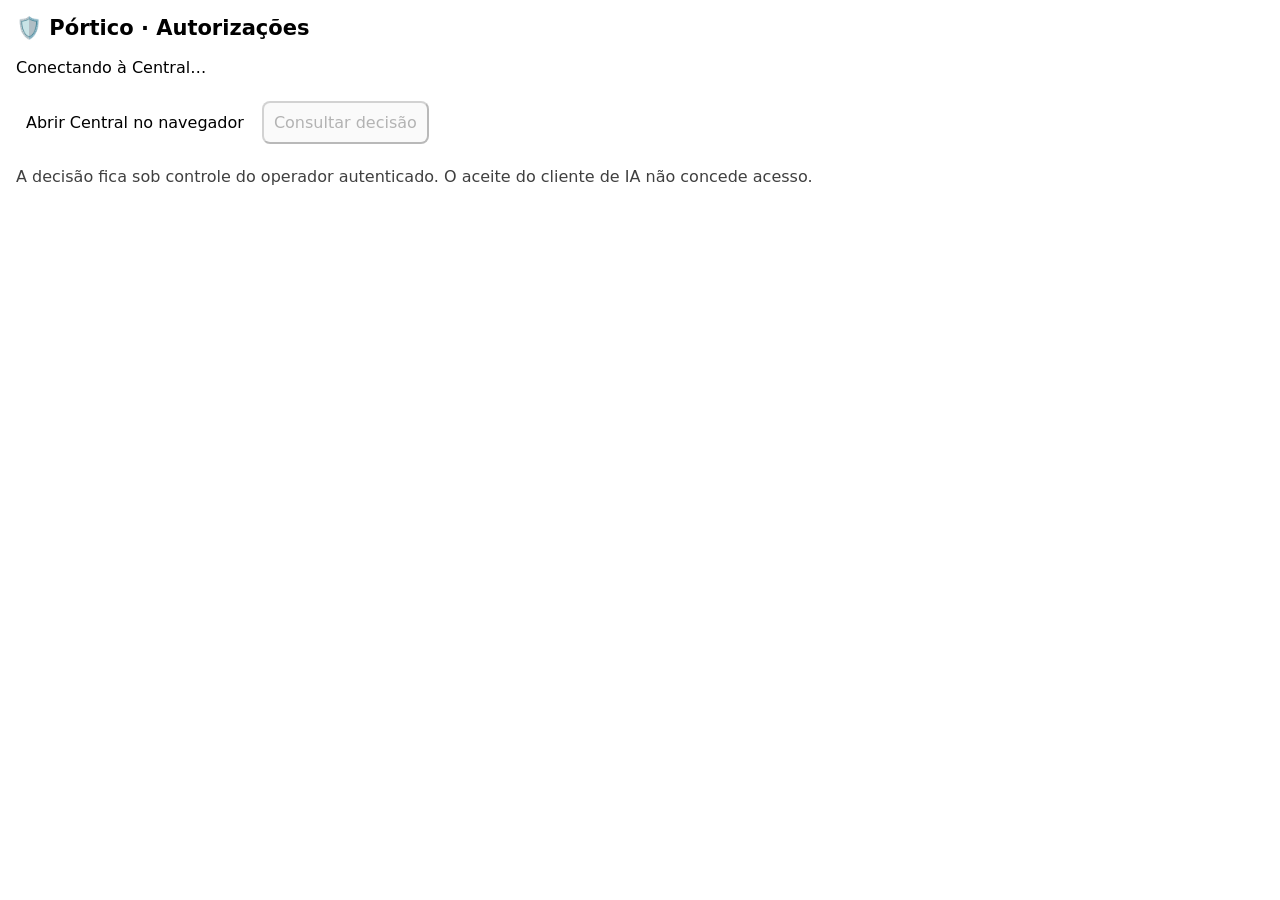
<file: internal/gateway/approval_app.html>
<!doctype html><html lang="pt-BR"><head><meta charset="utf-8"><meta name="viewport" content="width=device-width,initial-scale=1"><title>Pórtico | Autorizações</title>
<style>:root{font-family:system-ui;color-scheme:light dark}body{margin:0;padding:16px;background:var(--color-background-primary,Canvas);color:var(--color-text-primary,CanvasText)}h1{font-size:21px;margin:0 0 10px}p{overflow-wrap:anywhere;line-height:1.5}iframe{width:100%;height:720px;border:0;border-radius:12px}button,a{font:inherit;display:inline-block;margin:5px 8px 5px 0;padding:10px;border-radius:8px}button:focus-visible,a:focus-visible{outline:3px solid #5799ff}#status{min-height:24px}.muted{opacity:.75}pre{white-space:pre-wrap;overflow-wrap:anywhere;font-size:12px}#frame[hidden]{display:none}</style></head>
<body><h1>🛡️ Pórtico · Autorizações</h1><p id="status" role="status" aria-live="polite">Conectando à Central…</p><iframe id="frame" title="Central HTTPS do operador" referrerpolicy="no-referrer" hidden></iframe>
<a id="portal" target="_blank" rel="noopener noreferrer" hidden>Abrir Central no navegador</a><button id="refresh" disabled>Consultar decisão</button><p id="portal-url" class="muted"></p><p class="muted">A decisão fica sob controle do operador autenticado. O aceite do cliente de IA não concede acesso.</p><pre id="cli"></pre>
<script>
'use strict';
const config=__PORTICO_CONFIG__;
const el=id=>document.getElementById(id);
let requestId='',hostOrigin='',hostReady=false,frameReady=false,seq=1,finished=false;
const pending=new Map();
function show(text){el('status').textContent=text}
function capability(name){const value=window.porticoHostCapabilities?.[name];return !!value&&typeof value==='object'&&!Array.isArray(value)}
function hostTarget(){return hostOrigin&&hostOrigin!=='null'?hostOrigin:'*'}
function notify(method,params){parent.postMessage({jsonrpc:'2.0',method,params},hostTarget())}
function rpc(method,params){return new Promise((resolve,reject)=>{const id=++seq;const timer=setTimeout(()=>{pending.delete(id);reject(Error('Cliente sem resposta. Use o portal ou SSH.'))},8000);pending.set(id,{resolve,reject,timer});parent.postMessage({jsonrpc:'2.0',id,method,params},hostTarget())})}
function render(data){
 if(!data||typeof data!=='object'||!/^apr_[A-Za-z0-9_-]{8,100}$/.test(data.request_id||''))return;
 let link;try{link=new URL(data.operator_approval_url)}catch{return}
 if(link.origin!==config.operatorOrigin||link.pathname!=='/operator'||link.searchParams.get('request')!==data.request_id||link.username||link.password||link.hash)return;
 if(requestId!==data.request_id){frameReady=false;finished=false;el('frame').hidden=true;el('frame').src='';}
 requestId=data.request_id;el('portal').href=link.href;el('portal').hidden=false;el('portal-url').textContent=link.href;el('cli').textContent='SSH: python3 scripts/operator-approvals.py --request '+requestId;el('refresh').disabled=!hostReady||!capability('serverTools');
 const domains=window.porticoHostCapabilities?.sandbox?.csp?.frameDomains;
 if(config.embedded&&hostReady&&Array.isArray(domains)&&domains.includes(config.operatorOrigin)){
  const embedded=new URL('/operator/embed',config.operatorOrigin);embedded.searchParams.set('request',requestId);
  el('frame').src=embedded.href;el('frame').hidden=false;
  show('Autentique-se na Central segura abaixo. Se ela não carregar, abra no navegador.');
  const framedRequest=requestId;
  setTimeout(()=>{if(requestId===framedRequest&&!frameReady&&!finished)show('O cliente bloqueou a Central embutida ou ela está indisponível. Abra o portal no navegador.')},6000);
 }else show('Este cliente não confirmou suporte ao enquadramento seguro. Abra a Central no navegador.');
}
window.addEventListener('message',event=>{
 // The operator frame can report readiness/final public status only. It has no
 // protocol path to inject a decision or credential into the model/host.
 if(event.source===el('frame').contentWindow&&event.origin===config.operatorOrigin){
  const value=event.data;if(value?.type==='portico-operator'&&value.request_id===requestId){frameReady=true;if(value.status==='ready')show('Central conectada. Autentique-se, confira o pedido e decida.');else if(['approved','denied'].includes(value.status))void refresh()}
  return;
 }
 if(event.source!==parent||parent===window)return;
 if(hostOrigin&&event.origin!==hostOrigin)return;
 const value=event.data;if(!value||value.jsonrpc!=='2.0')return;
 if(value.id&&pending.has(value.id)){
  if(!hostOrigin)hostOrigin=event.origin;
  const p=pending.get(value.id);pending.delete(value.id);clearTimeout(p.timer);
  if(value.error)p.reject(Error('O cliente recusou a operação. Use o portal.'));else p.resolve(value.result);return;
 }
 if(value.method==='ui/notifications/tool-result')render(value.params?.structuredContent);
 if(value.method==='ui/notifications/tool-cancelled'){finished=true;show('Chamada cancelada. Nenhuma decisão automática foi tomada. Use o portal para consultar o pedido.');}
});
async function refresh(){
 if(!requestId||!hostReady)return;
 if(!capability('serverTools')){show('Este cliente não anunciou consulta ao Broker. Consulte a decisão na Central HTTPS ou por SSH.');return}
 const queriedRequest=requestId;
 el('refresh').disabled=true;
 try{
  const result=await rpc('tools/call',{name:'permissions.approval_status',arguments:{request_id:queriedRequest}});
  if(requestId!==queriedRequest)return;
  const data=result?.structuredContent;
  if(result?.isError||data?.request_id!==queriedRequest)throw Error('O Broker não confirmou o estado.');
  const states={pending:'Aguardando decisão do operador.',approved:'Broker confirmou a autorização.',denied:'Broker confirmou a negação. Nenhuma permissão concedida.',cancelled:'Solicitação cancelada.',expired:'Pedido ou permissão expirou.',revoked:'Permissão revogada.'};
  if(!states[data.status])throw Error('Estado não reconhecido. Consulte o portal.');
  show(states[data.status]);finished=data.status!=='pending';
 }catch(e){if(requestId===queriedRequest)show(e.message)}finally{el('refresh').disabled=!requestId||!capability('serverTools')}
}
el('refresh').addEventListener('click',refresh);
el('portal').addEventListener('click',async event=>{
 // Opening a link is an owner click, never a decision. A minimum sandbox
 // cannot create a popup itself, so ask a verified capable host to open it.
 if(!hostReady||!capability('openLinks'))return;
 event.preventDefault();
 try{await rpc('ui/open-link',{url:el('portal').href})}catch{show('Copie o link da Central exibido abaixo e abra no navegador.');}
});
if(parent!==window){
 const id=++seq;const timer=setTimeout(()=>{pending.delete(id);show('Bridge MCP Apps indisponível. Use o link HTTPS fornecido pela ferramenta.')},8000);
 pending.set(id,{timer,reject:()=>show('Bridge recusado. Use HTTPS ou SSH.'),resolve:result=>{
  if(result?.protocolVersion!=='2026-01-26'){show('Versão do bridge não verificada. Use HTTPS ou SSH.');return}
  hostReady=true;window.porticoHostCapabilities=result.hostCapabilities||{};
  notify('ui/notifications/initialized',{});
  // Credentials are never requested or accepted through this bridge.
 }});
 parent.postMessage({jsonrpc:'2.0',id,method:'ui/initialize',params:{protocolVersion:'2026-01-26',appInfo:{name:'portico-authorizations',version:'1.0.0'},appCapabilities:{availableDisplayModes:['inline','fullscreen']}}},'*');
}else show('Esta interface é um recurso MCP Apps. Use a Central HTTPS para decisões.');
</script></body></html>
</file>
<file: site/styles.css>
:root{color-scheme:dark;--bg:#0a0d12;--panel:#121720;--line:#27303d;--text:#f4f7fb;--muted:#aab5c4;--accent:#73e0b3;--accent2:#9db7ff}
*{box-sizing:border-box}
html{scroll-behavior:smooth}
body{margin:0;background:radial-gradient(circle at 80% 0,#12213a 0,transparent 32rem),var(--bg);color:var(--text);font:16px/1.6 Inter,ui-sans-serif,system-ui,-apple-system,BlinkMacSystemFont,"Segoe UI",sans-serif}
a{color:var(--accent2);text-decoration:none} a:hover{text-decoration:underline}
.hero,main,footer{width:min(1120px,calc(100% - 40px));margin:auto}
nav{display:flex;justify-content:space-between;gap:20px;padding:28px 0} nav div{display:flex;gap:20px}
.hero-copy{padding:90px 0 110px;max-width:920px}
.eyebrow{color:var(--accent);font-size:.82rem;font-weight:800;letter-spacing:.13em;text-transform:uppercase}
h1{font-size:clamp(2.6rem,6vw,5.6rem);line-height:1.02;letter-spacing:-.055em;margin:.3em 0}
h2{font-size:clamp(1.5rem,3vw,2.35rem);line-height:1.1;letter-spacing:-.035em;margin:.35em 0 .7em}
h3{font-size:clamp(1.15rem,2vw,1.55rem);line-height:1.2;letter-spacing:-.02em;margin:.35em 0 .75em}
.lede{max-width:790px;color:var(--muted);font-size:1.2rem}.section-lede{max-width:860px;color:var(--muted);font-size:1.12rem;margin-bottom:30px}
.actions{display:flex;gap:12px;flex-wrap:wrap;margin-top:32px}.button{display:inline-block;padding:12px 18px;border-radius:10px;background:var(--accent);color:#07120d;font-weight:800}.button.secondary{background:transparent;border:1px solid var(--line);color:var(--text)}
main section{padding:70px 0;border-top:1px solid var(--line)}
.grid{display:grid;gap:18px}.three{grid-template-columns:repeat(3,1fr)}.two{grid-template-columns:repeat(2,1fr)}
article,.quick{background:linear-gradient(180deg,rgba(255,255,255,.035),rgba(255,255,255,.015));border:1px solid var(--line);border-radius:18px;padding:26px}article p,.quick p{color:var(--muted)}
.solution-section{position:relative}.problem-solution-grid{margin-top:22px}.solution-card{border-color:#356a59;background:linear-gradient(180deg,rgba(115,224,179,.08),rgba(255,255,255,.018))}.feature-list{margin:18px 0 0;padding-left:1.2rem;color:var(--muted)}.feature-list li{margin:.62rem 0}.runtime-strip{display:flex;align-items:center;justify-content:center;gap:12px;flex-wrap:wrap;margin:22px 0;padding:20px;border:1px solid #35516f;border-radius:16px;background:linear-gradient(90deg,rgba(157,183,255,.08),rgba(115,224,179,.07));font-weight:750}.runtime-strip span{padding:7px 10px;border:1px solid var(--line);border-radius:9px;background:#0d1219}.runtime-strip b{color:var(--accent);font-size:1.18rem}.trust-grid{align-items:stretch;margin-top:18px}.trust-copy,.assurance-list{margin:0;border:1px solid var(--line);border-radius:16px;background:rgba(255,255,255,.025);padding:24px}.trust-copy p{color:var(--muted)}.assurance-list{list-style:none;display:grid;gap:12px}.assurance-list li{position:relative;padding-left:28px;color:var(--text)}.assurance-list li:before{content:"✓";position:absolute;left:0;color:var(--accent);font-weight:900}.closing-line{margin:28px 0 0;text-align:center;font-size:clamp(1.2rem,2.5vw,1.7rem);font-weight:850;letter-spacing:.08em;color:var(--text)}
.architecture{display:grid;grid-template-columns:1fr auto 1fr auto 1fr auto 1fr;gap:12px;align-items:center}.node{min-height:120px;border:1px solid var(--line);border-radius:16px;padding:22px;background:var(--panel);display:flex;flex-direction:column;justify-content:center}.node span{color:var(--muted);font-size:.9rem}.arrow{color:var(--accent);font-size:1.7rem}
pre{overflow:auto;background:#080b10;border:1px solid var(--line);border-radius:12px;padding:18px;color:#d9e6f6}code{font-family:"SFMono-Regular",Consolas,"Liberation Mono",monospace}
.code-block{position:relative}.code-block pre{padding-top:58px;margin:0}.copy-button{position:absolute;top:12px;left:12px;z-index:1;width:36px;height:36px;display:grid;place-items:center;border:1px solid var(--line);border-radius:9px;background:#111823;color:var(--muted);cursor:pointer}.copy-button:hover{color:var(--text);border-color:#46546a}.copy-button:focus-visible{outline:2px solid var(--accent2);outline-offset:2px}.copy-button svg{width:18px;height:18px;fill:none;stroke:currentColor;stroke-width:1.8;stroke-linecap:round;stroke-linejoin:round}.copy-button .check-icon{display:none}.copy-button.copied{color:var(--accent);border-color:var(--accent)}.copy-button.copied .copy-icon{display:none}.copy-button.copied .check-icon{display:block}
footer{display:flex;justify-content:space-between;gap:20px;padding:40px 0 70px;color:var(--muted);border-top:1px solid var(--line)}
@media(max-width:800px){.three,.two{grid-template-columns:1fr}.architecture{grid-template-columns:1fr}.arrow{transform:rotate(90deg);text-align:center}.hero-copy{padding:55px 0 80px}.runtime-strip{justify-content:flex-start}.runtime-strip b{transform:rotate(90deg)}nav{align-items:flex-start}footer{flex-direction:column}}
</file>
